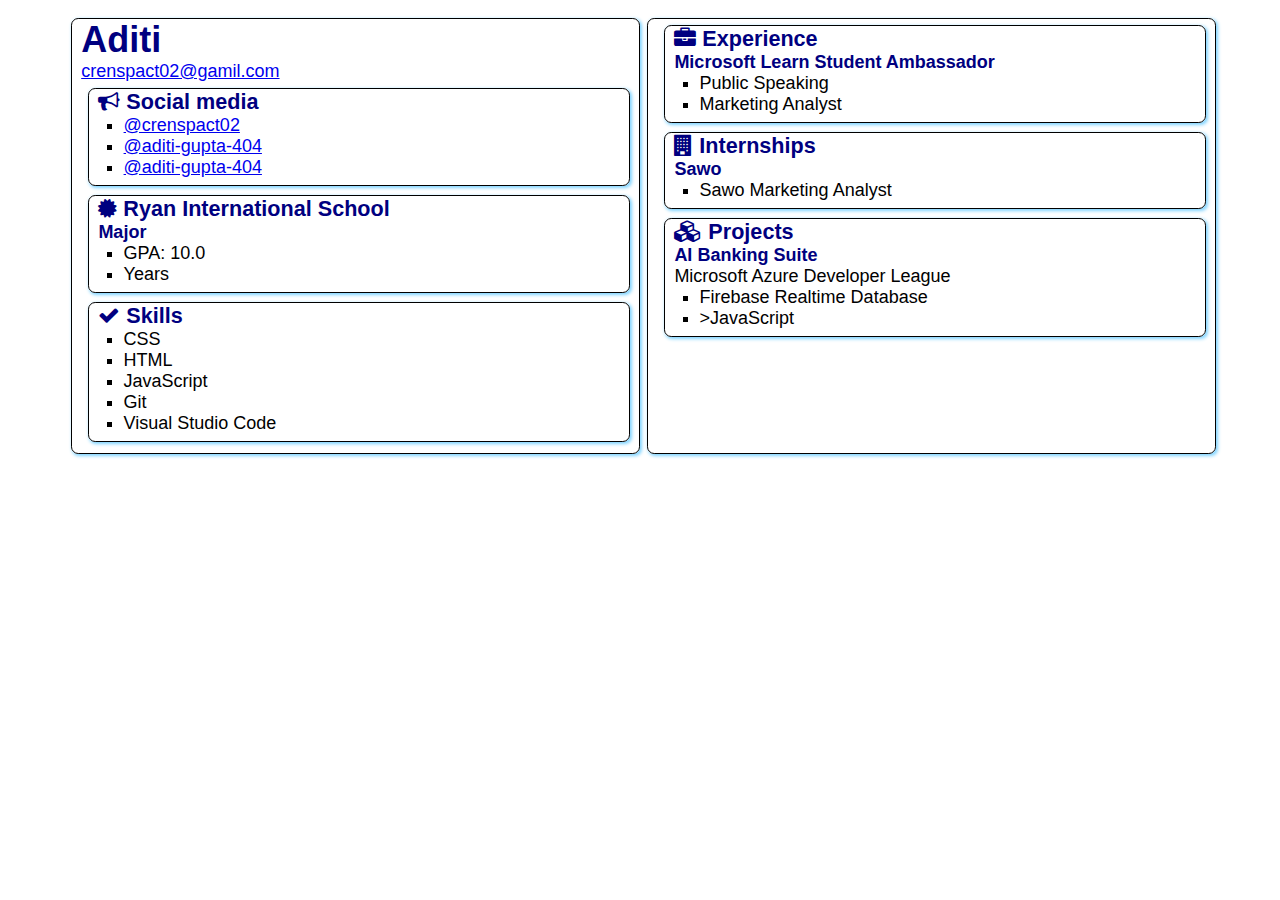
<file: src/index.html>
<!DOCTYPE html>
<html lang="en">
<head>
    <meta charset="UTF-8">
    <meta http-equiv="X-UA-Compatible" content="IE=edge">
    <meta name="viewport" content="width=device-width, initial-scale=1.0">
    <title>Resume</title>

    <link rel="stylesheet" href="style.css">
    <link rel="stylesheet" href="https://cdnjs.cloudflare.com/ajax/libs/font-awesome/4.7.0/css/font-awesome.min.css">
</head>
<body>
    <main>
        <article class="box">
            <h1>Aditi</h1>
            <div><a href="mailto:crenspact02@gamil.com">crenspact02@gamil.com</a></div>
            
            <section class="box">
                <h2>
                    <i class="fa fa-bullhorn" aria-hidden="true"></i>
                    Social media
                </h2>
                <ul>
                    <li><a href="https://github.com/<handle>">@crenspact02</a></li>
                    <li><a href="https://linkedin.com/in/<handle>">@aditi-gupta-404</a></li>
                    <li><a href="https://twitter.com/<handle>">@aditi-gupta-404</a></li>
                </ul>    
            </section>
            
            <section class="box">
                <div class="education">
                    <h2>
                        <i class="fa fa-certificate" aria-hidden="true"></i>
                        Ryan International School
                    </h2>
                    <h3>Major</h3>
                    <ul>
                        <li>GPA: 10.0</li>
                        <li>Years</li>
                    </ul>
                </div>
            </section>

            <section class="box">
                <h2>
                    <i class="fa fa-check" aria-hidden="true"></i>
                    Skills
                </h2>
                <ul>
                    <li>CSS</li>
                    <li>HTML</li>
                    <li>JavaScript</li>
                    <li>Git</li>
                    <li>Visual Studio Code</li>
                </ul>
            </section>
        </article>
        <article class="box">
            <section class="box">
                <h2>
                    <i class="fa fa-briefcase" aria-hidden="true"></i>
                    Experience
                </h2>
                <h3>Microsoft Learn Student Ambassador</h3>
                <ul>
                    <li>Public Speaking</li>
                    <li>Marketing Analyst</li>
                </ul>
            </section>
            <section class="box">
                <h2>
                    <i class="fa fa-building" aria-hidden="true"></i>
                    Internships
                </h2>

                <h3>Sawo</h3>
                <ul>
                    <li>Sawo Marketing Analyst</li>
                </ul>
            </section>
            <section class="box">
                <h2>
                    <i class="fa fa-cubes" aria-hidden="true"></i>
                    Projects
                </h2>
                
                <h3>AI Banking Suite</h3>
                <div>Microsoft Azure Developer League</div>
                <ul>
                    <li>Firebase Realtime Database</li>
                    <li>>JavaScript</li>
                </ul>
            </section>
        </article>
    
    </main>
</body>
</html>
</file>
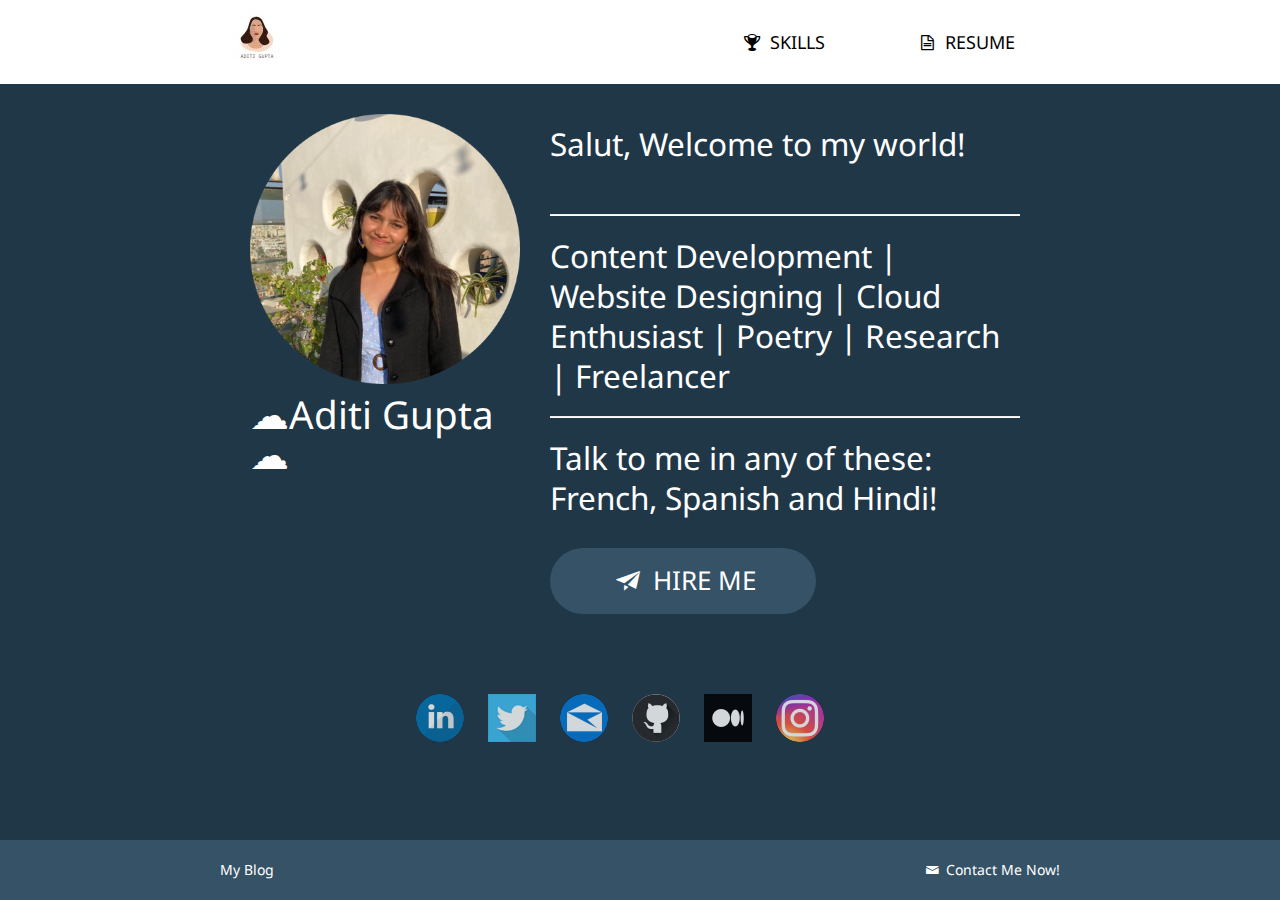
<file: Portfolio_web/mini-portfolio/index.html>
<!DOCTYPE html>
<html lang="en">
<head>
<title>Aditi's World</title>
<meta charset="utf-8">
<meta name="viewport" content="width=device-width, initial-scale=1.0">
<meta property="og:image"
content="user.png"
/>
<meta property="og:title" content="Aditi Gupta" />
<meta property="og:description" content="Portfolio of Aditi Gupta" />
<link rel="shortcut icon" href="user.ico" />
<link href="css/bootstrap.css" rel="stylesheet">
<link href="css/style.css" rel="stylesheet">
<link href="font/css/fontello.css" rel="stylesheet">
<link href='http://fonts.googleapis.com/css?family=Droid+Sans:400,700' rel='stylesheet' type='text/css'>
</head>
<body>
<div class="navbar">
  <div class="navbar-inner">
    <div class="container"> <a class="btn btn-navbar" data-toggle="collapse" data-target=".nav-collapse"> <span class="icon-bar"></span> <span class="icon-bar"></span> <span class="icon-bar"></span> </a> <a class="brand" href="index.html"><img src="img/user.jpg" alt=""></a>
      <ul class="nav nav-collapse pull-right">
        <!--<li><a href="index.html" class="active"><i class="icon-user"></i> Profile</a></li>-->
        <li><a href="skills.html"><i class="icon-trophy"></i> Skills</a></li>
        <!--<li><a href="work.html"><i class="icon-picture"></i> Work</a></li>-->
        <li><a href="resume.html"><i class="icon-doc-text"></i> Resume</a></li>
      </ul>
      <div class="nav-collapse collapse"></div>
    </div>
  </div>
</div>
<div class="container profile">
  <div class="span3"> <img src="img/mini.png" alt="">   <h1>&#9729;Aditi Gupta&#9729;</h1> </div>
  <div class="span5">
   
    <h2>Salut, Welcome to my world! <br> </h2><br>
    <hr>
    <h2>Content Development | Website Designing | Cloud Enthusiast | Poetry | Research | Freelancer</h2><hr>
    <h2>Talk to me in any of these: French, Spanish and Hindi!</h2>
    <a href="https://form.jotform.com/211663978196470" class="hire-me"><i class="icon-paper-plane"></i> Hire Me </a> </div>
</div>
<div class="row social">
  <ul class="social-icons">
    <li><a href="https://www.linkedin.com/in/aditi-gupta-404/"><img src="img/fb.png" alt="Linkedin"></a></li>
    <li><a href="https://twitter.com/adistrian_"><img src="img/tw.png" alt="Twitter"></a></li>
    <li><a href="mailto: [crenspact02@gmail.com]?subject= &body="><img src="img/go.png" alt="Mail"></a></li>
    <li><a href="https://github.com/crenspact02"><img src="img/pin.png" alt="Github"></a></li>
    <li><a href="https://medium.com/@adistrian"><img src="img/st.png" alt="Medium"></a></li>
    <li><a href="https://www.instagram.com/blazing_whodunit/"><img src="img/dr.png" alt="Instagram"></a></li>
  </ul>
</div>
<div class="footer" href="css/bootstrap-responsive.css" rel="stylesheet" type="text/css">
  <div class="container">
    <p class="pull-left"><a href="http://aditempt.blogspot.com/">My Blog</a></p>
    <p class="pull-right"><a href="https://form.jotform.com/211663978196470" role="button" data-toggle="modal"> <i class="icon-mail"></i> Contact Me Now!</a></p>
  </div>
</div>
<!--<div id="myModal" class="modal hide fade" tabindex="-1" role="dialog" aria-labelledby="myModalLabel" aria-hidden="true">
  <div class="modal-header">
    <button type="button" class="close" data-dismiss="modal" aria-hidden="true">×</button>
    <h3 id="myModalLabel"><i class="icon-mail"></i> Contact Me</h3>
  </div>
  <div class="modal-body">
    <form action="#">
      <input type="text" placeholder="Yopur Name">
      <input type="text" placeholder="Your Email">
      <input type="text" placeholder="Website (Optional)">
      <textarea rows="3" style="width:80%"></textarea>
      <br>
      <button type="submit" class="btn btn-large"><i class="icon-paper-plane"></i> SUBMIT</button>
    </form>
  </div>
</div>-->
<script src="js/jquery-1.10.1.min.js"></script>
<script src="js/bootstrap.min.js"></script>
<script>
$('#myModal').modal('hidden')
</script>
</body>
</html>
</file>
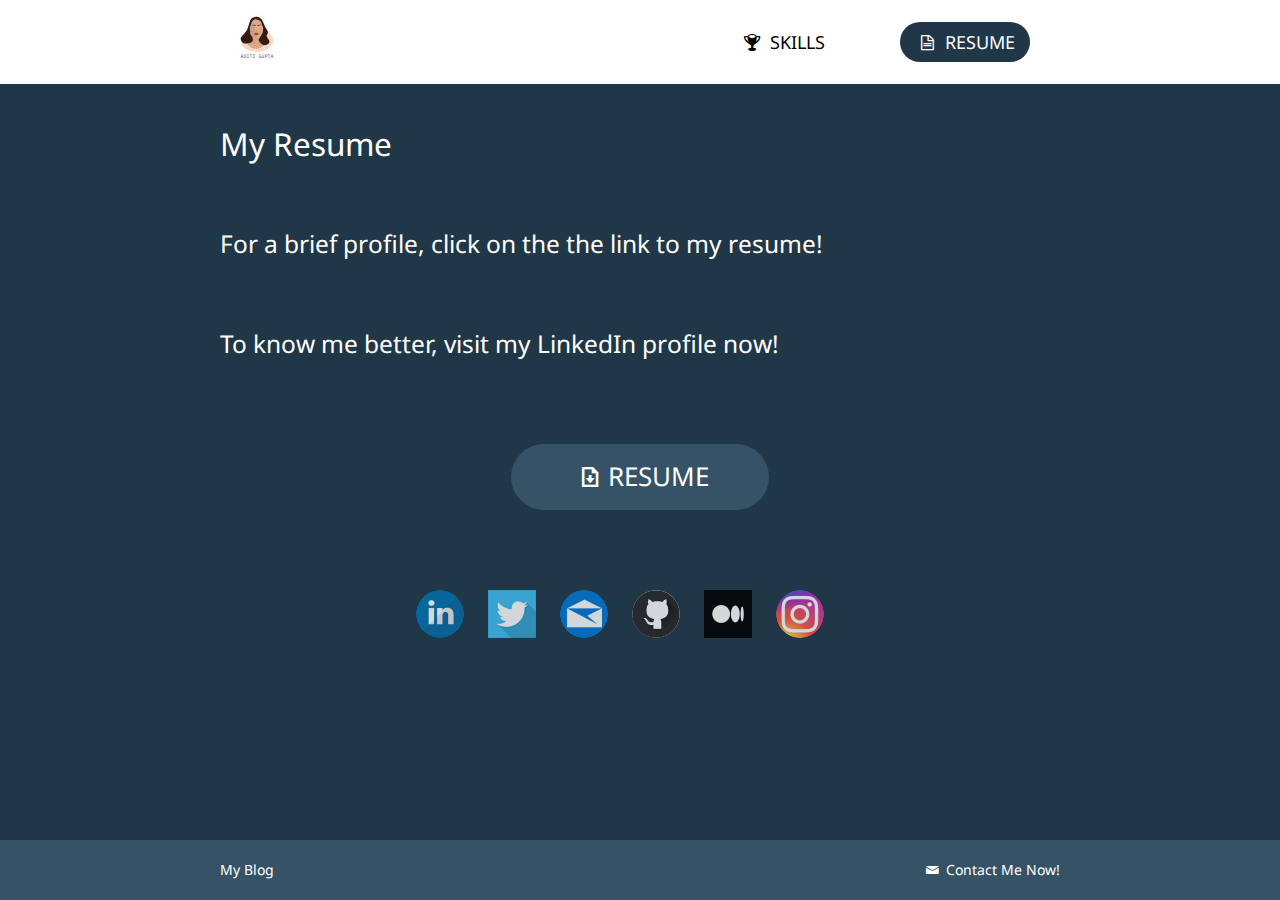
<file: Portfolio_web/mini-portfolio/resume.html>
<!DOCTYPE html>
<html lang="en">
<head>
<title>Resume</title>
<meta charset="utf-8">
<meta name="description" content="Portfolio Aditi Gupta"/>
<link rel="shortcut icon" href="user.ico" />
<meta name="viewport" content="width=device-width, initial-scale=1.0">
<link href="css/bootstrap.css" rel="stylesheet">
<link href="css/style.css" rel="stylesheet">
<link href="font/css/fontello.css" rel="stylesheet">
<meta
    property="og:image"
    content="user.png"
  />
<meta property="og:title" content="Aditi Gupta" />
<meta property="og:description" content="Portfolio of Aditi Gupta" />
<link href='http://fonts.googleapis.com/css?family=Droid+Sans:400,700' rel='stylesheet' type='text/css'>
</head>
<body>
<div class="navbar">
  <div class="navbar-inner">
    <div class="container"> <a class="btn btn-navbar" data-toggle="collapse" data-target=".nav-collapse"> <span class="icon-bar"></span> <span class="icon-bar"></span> <span class="icon-bar"></span> </a> <a class="brand" href="index.html"><img src="img/user.jpg" alt=""></a>
      <ul class="nav nav-collapse pull-right">
        <!--<li><a href="index.html"><i class="icon-user"></i> Profile</a></li>-->
        <li><a href="skills.html"><i class="icon-trophy"></i> Skills</a></li>
        <!--<li><a href="work.html"><i class="icon-picture"></i> Work</a></li>-->
        <li><a href="resume.html" class="active"><i class="icon-doc-text"></i> Resume</a></li>
      </ul>
      <div class="nav-collapse collapse"></div>
    </div>
  </div>
</div>
<div class="container resume">
  <h2>My Resume</h2>
  <h3>For a brief profile, click on the the link to my resume!</h3>
  <h3>To know me better, visit my LinkedIn profile now!</h3>
  <div class="btn-center"> <a href="https://drive.google.com/file/d/1ef_mFZRIK9aasjS2XIDXv0arQ552FPb2/view?usp=sharing" class="hire-me"><i class="icon-download"></i>Resume</a>
    
  </div>
</div>
<div class="row social">
  <ul class="social-icons">
    <li><a href="https://www.linkedin.com/in/aditi-gupta-404/"><img src="img/fb.png" alt=""></a></li>
    <li><a href="https://twitter.com/adistrian_"><img src="img/tw.png" alt=""></a></li>
    <li><a href="mailto: [crenspact02@gmail.com]?subject= &body="><img src="img/go.png" alt=""></a></li>
    <li><a href="https://github.com/crenspact02"><img src="img/pin.png" alt=""></a></li>
    <li><a href="https://medium.com/@adistrian"><img src="img/st.png" alt=""></a></li>
    <li><a href="https://www.instagram.com/blazing_whodunit/"><img src="img/dr.png" alt=""></a></li>
  </ul>
</div>
<div class="footer">
  <div class="container">
    <p class="pull-left"><a href="http://aditempt.blogspot.com/">My Blog</a></p>
    <p class="pull-right"><a href="https://form.jotform.com/211663978196470" role="button" data-toggle="modal"> <i class="icon-mail"></i> Contact Me Now!</a></p>
  </div>
</div>
<div id="myModal" class="modal hide fade" tabindex="-1" role="dialog" aria-labelledby="myModalLabel" aria-hidden="true">
  <div class="modal-header">
    <button type="button" class="close" data-dismiss="modal" aria-hidden="true">×</button>
    <h3 id="myModalLabel"><i class="icon-mail"></i> Contact Me</h3>
  </div>
  <!--<div class="modal-body">
    <form action="#">
      <input type="text" placeholder="Yopur Name">
      <input type="text" placeholder="Your Email">
      <input type="text" placeholder="Website (Optional)">
      <textarea rows="3" style="width:80%"></textarea>
      <br>
      <button type="submit" class="btn btn-large"><i class="icon-paper-plane"></i> SUBMIT</button>
    </form>
  </div>-->
</div>
<script src="js/jquery-1.10.1.min.js"></script>
<script src="js/bootstrap.min.js"></script>
<script>
$('#myModal').modal('hidden')
</script>
</body>
</html>
</file>
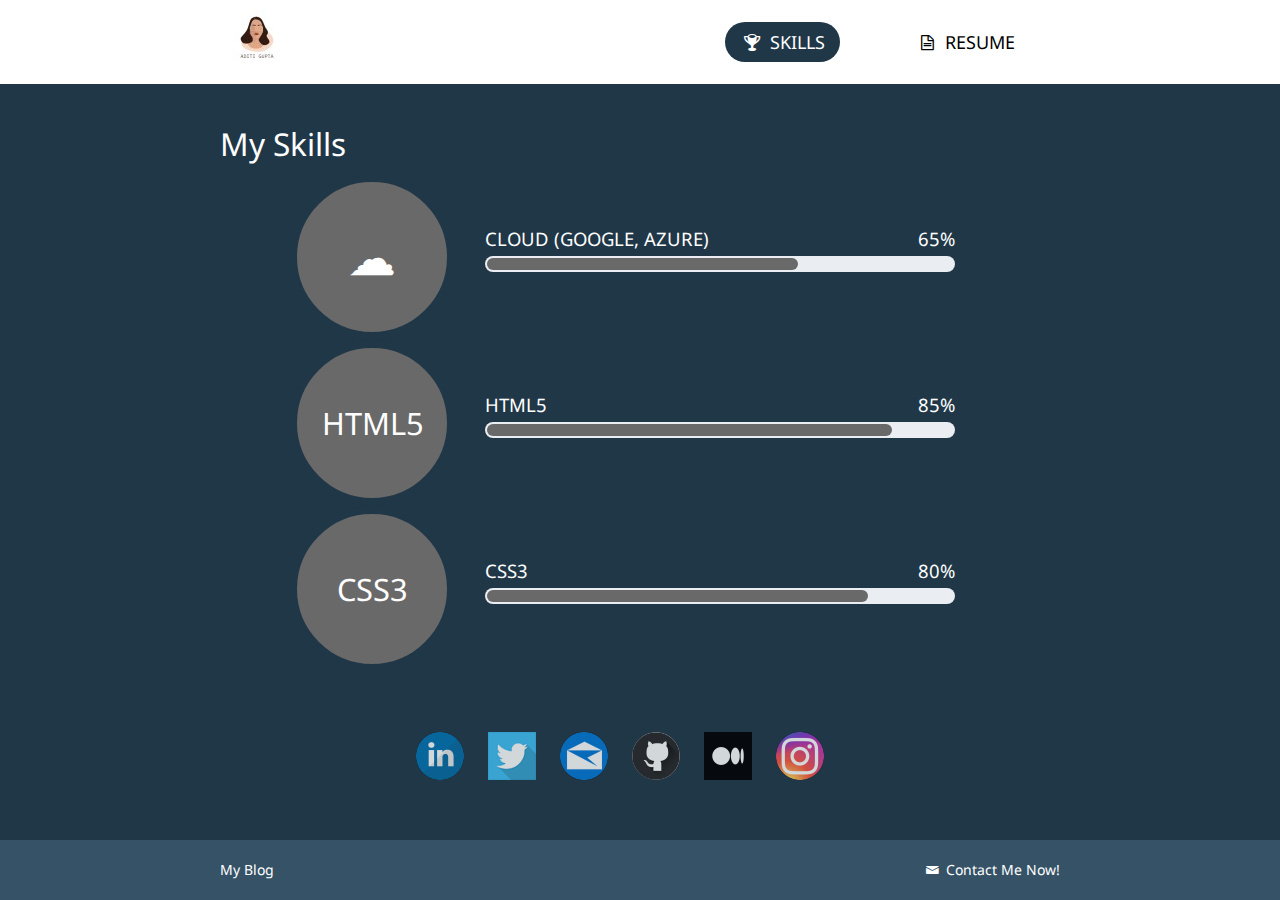
<file: Portfolio_web/mini-portfolio/skills.html>
<!DOCTYPE html>
<html lang="en">
<head>
<title>Skills</title>
<meta charset="utf-8">
<meta name="viewport" content="width=device-width, initial-scale=1.0">
<meta property="og:image"
content="user.png"
/>
<meta property="og:title" content="Aditi Gupta" />
<meta property="og:description" content="Portfolio of Aditi Gupta" />
<link rel="shortcut icon" href="user.ico" />
<link href="css/bootstrap.css" rel="stylesheet">
<link href="css/style.css" rel="stylesheet">
<link href="font/css/fontello.css" rel="stylesheet">
<link href='http://fonts.googleapis.com/css?family=Droid+Sans:400,700' rel='stylesheet' type='text/css'>
</head>
<body>
<div class="navbar">
  <div class="navbar-inner">
    <div class="container"> <a class="btn btn-navbar" data-toggle="collapse" data-target=".nav-collapse"> <span class="icon-bar"></span> <span class="icon-bar"></span> <span class="icon-bar"></span> </a> <a class="brand" href="index.html"><img src="img/user.jpg" alt=""></a>
      <ul class="nav nav-collapse pull-right">
        <!--<li><a href="index.html"><i class="icon-user"></i> Profile</a></li>-->
        <li><a href="skills.html" class="active"><i class="icon-trophy"></i> Skills</a></li>
        <!--<li><a href="work.html"><i class="icon-picture"></i> Work</a></li>-->
        <li><a href="resume.html"><i class="icon-doc-text"></i> Resume</a></li>
      </ul>
      <div class="nav-collapse collapse"></div>
    </div>
  </div>
</div>
<div class="container skills">
  <h2>My Skills</h2>
  <!--<div class="row">-->
    <!--<div class="span3">
      <div class="ps">
        <h3></h3>
      </div>
    </div>
    <div class="span5">
      <h3>Photoshop <span>90%</span></h3>
      <div class="expand-bg"> <span class="expand ps2"> &nbsp; </span> </div>
    </div>
  </div>-->
  <div class="row">
    <div class="span3">
      <div class="ai">
        <h3><a href="https://google.qwiklabs.com/public_profiles/26558b46-4328-4dd3-b59f-442368e1f3c6">&#9729;</a></h3>
      </div>
    </div>
    <div class="span5">
      <h3>Cloud (Google, Azure) <span>65%</span></h3>
      <div class="expand-bg"> <span class="expand ai2"> &nbsp; </span> </div>
    </div>
  </div>
  <div class="row">
    <div class="span3">
      <div class="html">
        <h3>HTML5</h3>
      </div>
    </div>
    <div class="span5">
      <h3>HTML5 <span>85%</span></h3>
      <div class="expand-bg"> <span class="expand html2"> &nbsp; </span> </div>
    </div>
  </div>
  <div class="row">
    <div class="span3">
      <div class="css">
        <h3>CSS3</h3>
      </div>
    </div>
    <div class="span5">
      <h3>CSS3 <span>80%</span></h3>
      <div class="expand-bg"> <span class="expand css2"> &nbsp; </span> </div>
    </div>
  </div>
</div>
<div class="row social">
  <ul class="social-icons">
    <li><a href="https://www.linkedin.com/in/aditi-gupta-404/"><img src="img/fb.png" alt=""></a></li>
    <li><a href="https://twitter.com/adistrian_"><img src="img/tw.png" alt=""></a></li>
    <li><a href="mailto: [crenspact02@gmail.com]?subject= &body="><img src="img/go.png" alt=""></a></li>
    <li><a href="https://github.com/crenspact02"><img src="img/pin.png" alt=""></a></li>
    <li><a href="https://medium.com/@adistrian"><img src="img/st.png" alt=""></a></li>
    <li><a href="https://www.instagram.com/blazing_whodunit/"><img src="img/dr.png" alt=""></a></li>
  </ul>
</div>
<div class="footer">
  <div class="container">
    <p class="pull-left"><a href="http://aditempt.blogspot.com/">My Blog</a></p>
    <p class="pull-right"><a href="https://form.jotform.com/211663978196470" role="button" data-toggle="modal"> <i class="icon-mail"></i> Contact Me Now!</a></p>
  </div>
</div>
<div id="myModal" class="modal hide fade" tabindex="-1" role="dialog" aria-labelledby="myModalLabel" aria-hidden="true">
  <div class="modal-header">
    <button type="button" class="close" data-dismiss="modal" aria-hidden="true">×</button>
    <h3 id="myModalLabel"><i class="icon-mail"></i> Contact Me</h3>
  </div>
  <!--<div class="modal-body">
    <form action="#">
      <input type="text" placeholder="Yopur Name">
      <input type="text" placeholder="Your Email">
      <input type="text" placeholder="Website (Optional)">
      <textarea rows="3" style="width:80%"></textarea>
      <br>
      <button type="submit" class="btn btn-large"><i class="icon-paper-plane"></i> SUBMIT</button>
    </form>
  </div>-->
</div>
<script src="js/jquery-1.10.1.min.js"></script>
<script src="js/bootstrap.min.js"></script>
<script>
$('#myModal').modal('hidden')
</script>
</body>
</html>
</file>
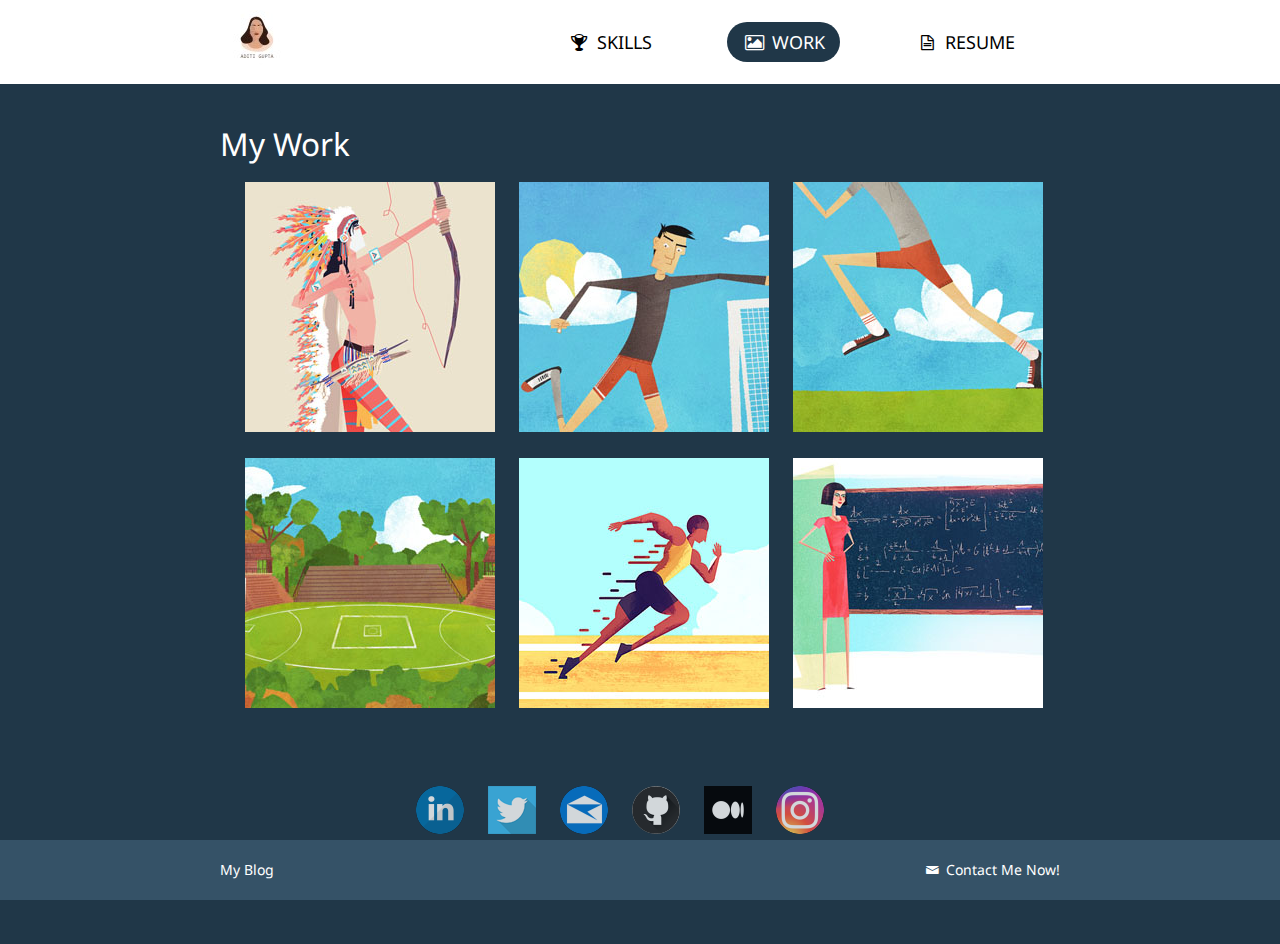
<file: Portfolio_web/mini-portfolio/work.html>
<!DOCTYPE html>
<html lang="en">
<head>
<title>Mini Portfolio | Work</title>
<meta charset="utf-8">
<meta name="viewport" content="width=device-width, initial-scale=1.0">
<link href="css/bootstrap.css" rel="stylesheet">
<link href="css/style.css" rel="stylesheet">
<link href="font/css/fontello.css" rel="stylesheet">
<link href='http://fonts.googleapis.com/css?family=Droid+Sans:400,700' rel='stylesheet' type='text/css'>
<link rel="stylesheet" type="text/css" href="css/jquery.fancybox.css" media="screen">
</head>
<body>
<div class="navbar">
  <div class="navbar-inner">
    <div class="container"> <a class="btn btn-navbar" data-toggle="collapse" data-target=".nav-collapse"> <span class="icon-bar"></span> <span class="icon-bar"></span> <span class="icon-bar"></span> </a> <a class="brand" href="index.html"><img src="img/user.jpg" alt=""></a>
      <ul class="nav nav-collapse pull-right">
        <!--<li><a href="index.html"><i class="icon-user"></i> Profile</a></li>-->
        <li><a href="skills.html"><i class="icon-trophy"></i> Skills</a></li>
        <li><a href="work.html" class="active"><i class="icon-picture"></i> Work</a></li>
        <li><a href="resume.html"><i class="icon-doc-text"></i> Resume</a></li>
      </ul>
      <div class="nav-collapse collapse"></div>
    </div>
  </div>
</div>
<div class="container work">
  <h2>My Work</h2>
  <ul class="work-images">
    <li>
      <div><a class="fancybox-thumb" rel="fancybox-thumb" href="img/1.jpg" title="Image 01"><img src="img/1-thumb.jpg" alt=""></a></div>
    </li>
    <li>
      <div><a class="fancybox-thumb" rel="fancybox-thumb" href="img/2.jpg"><img src="img/2-thumb.jpg" alt=""></a></div>
    </li>
    <li>
      <div><a class="fancybox-thumb" rel="fancybox-thumb" href="img/3.jpg"><img src="img/3-thumb.jpg" alt=""></a></div>
    </li>
  </ul>
  <ul class="work-images">
    <li>
      <div><a class="fancybox-thumb" rel="fancybox-thumb" href="img/4.jpg"><img src="img/4-thumb.jpg" alt=""></a></div>
    </li>
    <li>
      <div><a class="fancybox-thumb" rel="fancybox-thumb" href="img/5.jpg"><img src="img/5-thumb.jpg" alt=""></a></div>
    </li>
    <li>
      <div><a class="fancybox-thumb" rel="fancybox-thumb" href="img/6.jpg"><img src="img/6-thumb.jpg" alt=""></a></div>
    </li>
  </ul>
</div>
<div class="row social">
  <ul class="social-icons">
    <li><a href="https://www.linkedin.com/in/aditi-gupta-404/"><img src="img/fb.png" alt=""></a></li>
    <li><a href="#"><img src="img/tw.png" alt=""></a></li>
    <li><a href="#"><img src="img/go.png" alt=""></a></li>
    <li><a href="#"><img src="img/pin.png" alt=""></a></li>
    <li><a href="#"><img src="img/st.png" alt=""></a></li>
    <li><a href="#"><img src="img/dr.png" alt=""></a></li>
  </ul>
</div>
<div class="footer">
  <div class="container">
    <p class="pull-left"><a href="http://aditempt.blogspot.com/">My Blog</a></p>
    <p class="pull-right"><a href="https://form.jotform.com/211663978196470" role="button" data-toggle="modal"> <i class="icon-mail"></i> Contact Me Now!</a></p>
  </div>
</div>
<div id="myModal" class="modal hide fade" tabindex="-1" role="dialog" aria-labelledby="myModalLabel" aria-hidden="true">
  <div class="modal-header">
    <button type="button" class="close" data-dismiss="modal" aria-hidden="true">×</button>
    <h3 id="myModalLabel"><i class="icon-mail"></i> Contact Me</h3>
  </div>
  <!--<div class="modal-body">
    <form action="#">
      <input type="text" placeholder="Yopur Name">
      <input type="text" placeholder="Your Email">
      <input type="text" placeholder="Website (Optional)">
      <textarea rows="3" style="width:80%"></textarea>
      <br>
      <button type="submit" class="btn btn-large"><i class="icon-paper-plane"></i> SUBMIT</button>
    </form>
  </div>-->
</div>
<script src="js/jquery-1.10.1.min.js"></script>
<script src="js/bootstrap.min.js"></script>
<script>
$('#myModal').modal('hidden')
</script>
<script src="js/jquery.fancybox.js?v=2.1.5"></script>
<script>
$(document).ready(function () {
    $(".fancybox-thumb").fancybox({
        helpers: {
            title: {
                type: 'inside'
            },
            overlay: {
                css: {
                    'background': 'rgba(1,1,1,0.65)'
                }
            }
        }
    });
});
</script>
</body>
</html>
</file>
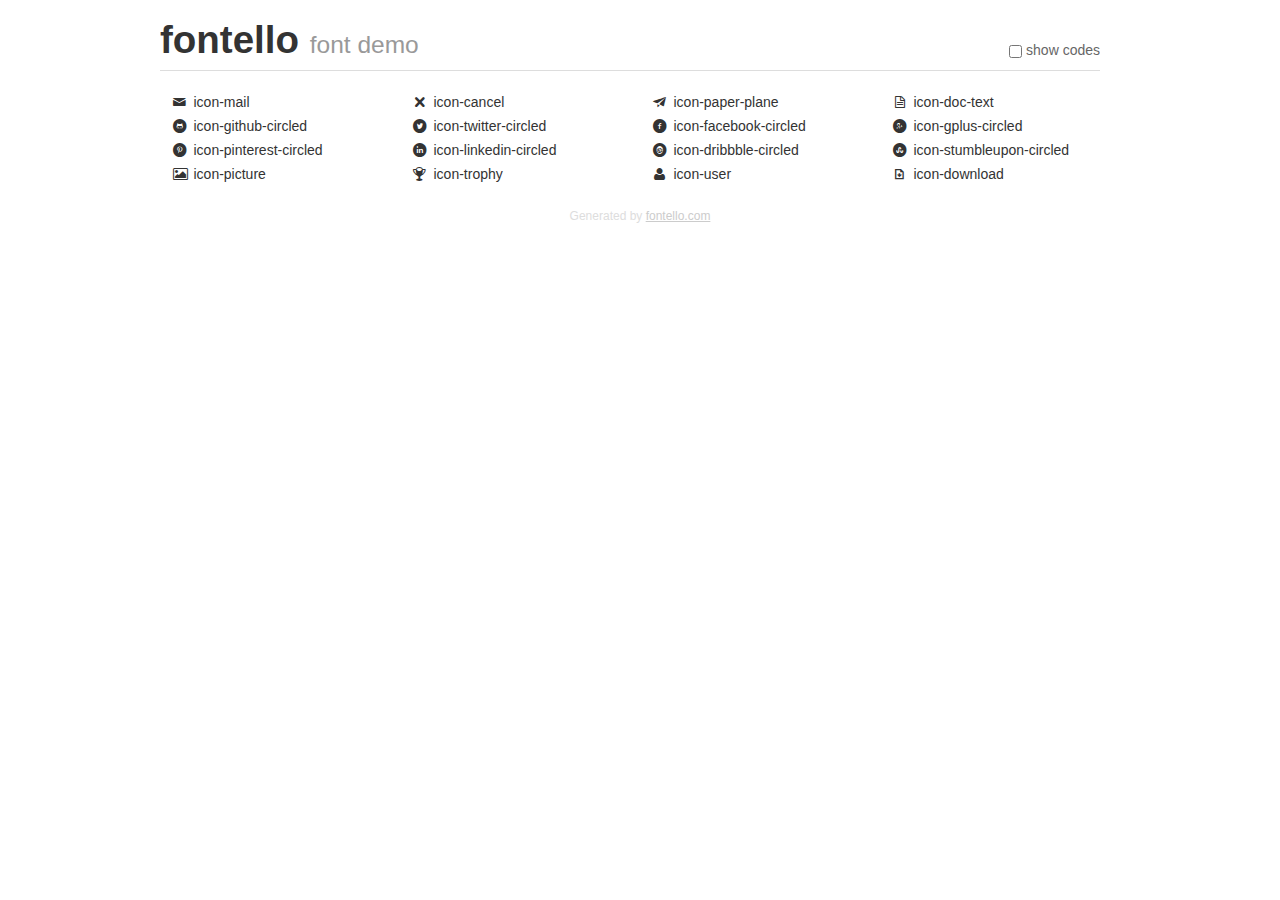
<file: Portfolio_web/mini-portfolio/font/demo.html>
<!DOCTYPE html>
<html>
  <head><!--[if lt IE 9]>
    <script src="http://html5shim.googlecode.com/svn/trunk/html5.js"></script><![endif]-->
    <meta charset="UTF-8"><style type="text/css">/*
 * Bootstrap v2.2.1
 *
 * Copyright 2012 Twitter, Inc
 * Licensed under the Apache License v2.0
 * http://www.apache.org/licenses/LICENSE-2.0
 *
 * Designed and built with all the love in the world @twitter by @mdo and @fat.
 */
.clearfix {
  *zoom: 1;
}
.clearfix:before,
.clearfix:after {
  display: table;
  content: "";
  line-height: 0;
}
.clearfix:after {
  clear: both;
}
html {
  font-size: 100%;
  -webkit-text-size-adjust: 100%;
  -ms-text-size-adjust: 100%;
}
a:focus {
  outline: thin dotted #333;
  outline: 5px auto -webkit-focus-ring-color;
  outline-offset: -2px;
}
a:hover,
a:active {
  outline: 0;
}
button,
input,
select,
textarea {
  margin: 0;
  font-size: 100%;
  vertical-align: middle;
}
button,
input {
  *overflow: visible;
  line-height: normal;
}
button::-moz-focus-inner,
input::-moz-focus-inner {
  padding: 0;
  border: 0;
}
body {
  margin: 0;
  font-family: "Helvetica Neue", Helvetica, Arial, sans-serif;
  font-size: 14px;
  line-height: 20px;
  color: #333;
  background-color: #fff;
}
a {
  color: #08c;
  text-decoration: none;
}
a:hover {
  color: #005580;
  text-decoration: underline;
}
.row {
  margin-left: -20px;
  *zoom: 1;
}
.row:before,
.row:after {
  display: table;
  content: "";
  line-height: 0;
}
.row:after {
  clear: both;
}
[class*="span"] {
  float: left;
  min-height: 1px;
  margin-left: 20px;
}
.container,
.navbar-static-top .container,
.navbar-fixed-top .container,
.navbar-fixed-bottom .container {
  width: 940px;
}
.span12 {
  width: 940px;
}
.span11 {
  width: 860px;
}
.span10 {
  width: 780px;
}
.span9 {
  width: 700px;
}
.span8 {
  width: 620px;
}
.span7 {
  width: 540px;
}
.span6 {
  width: 460px;
}
.span5 {
  width: 380px;
}
.span4 {
  width: 300px;
}
.span3 {
  width: 220px;
}
.span2 {
  width: 140px;
}
.span1 {
  width: 60px;
}
[class*="span"].pull-right,
.row-fluid [class*="span"].pull-right {
  float: right;
}
.container {
  margin-right: auto;
  margin-left: auto;
  *zoom: 1;
}
.container:before,
.container:after {
  display: table;
  content: "";
  line-height: 0;
}
.container:after {
  clear: both;
}
p {
  margin: 0 0 10px;
}
.lead {
  margin-bottom: 20px;
  font-size: 21px;
  font-weight: 200;
  line-height: 30px;
}
small {
  font-size: 85%;
}
h1 {
  margin: 10px 0;
  font-family: inherit;
  font-weight: bold;
  line-height: 20px;
  color: inherit;
  text-rendering: optimizelegibility;
}
h1 small {
  font-weight: normal;
  line-height: 1;
  color: #999;
}
h1 {
  line-height: 40px;
}
h1 {
  font-size: 38.5px;
}
h1 small {
  font-size: 24.5px;
}
body {
  margin-top: 90px;
}
.header {
  position: fixed;
  top: 0;
  left: 50%;
  margin-left: -480px;
  background-color: #fff;
  border-bottom: 1px solid #ddd;
  padding-top: 10px;
  z-index: 10;
}
.footer {
  color: #ddd;
  font-size: 12px;
  text-align: center;
  margin-top: 20px;
}
.footer a {
  color: #ccc;
  text-decoration: underline;
}
.the-icons {
  font-size: 14px;
  line-height: 24px;
}
.switch {
  position: absolute;
  right: 0;
  bottom: 10px;
  color: #666;
}
.switch input {
  margin-right: 0.3em;
}
.codesOn .i-name {
  display: none;
}
.codesOn .i-code {
  display: inline;
}
.i-code {
  display: none;
}
</style>
    <link rel="stylesheet" href="css/fontello.css">
    <link rel="stylesheet" href="css/animation.css"><!--[if IE 7]>
    <link rel="stylesheet" href="css/fontello-ie7.css"><![endif]-->
    <script>
      function toggleCodes(on) {
        var obj = document.getElementById('icons');
        
        if (on) {
          obj.className += ' codesOn';
        } else {
          obj.className = obj.className.replace(' codesOn', '');
        }
      }
      
    </script>
  </head>
  <body>
    <div class="container header">
      <h1>
        fontello
         <small>font demo</small>
      </h1>
      <label class="switch">
        <input type="checkbox" onclick="toggleCodes(this.checked)">show codes
      </label>
    </div>
    <div id="icons" class="container">
      <div class="row">
        <div title="Code: 0xe806" class="the-icons span3"><i class="icon-mail"></i> <span class="i-name">icon-mail</span><span class="i-code">0xe806</span></div>
        <div title="Code: 0xe80f" class="the-icons span3"><i class="icon-cancel"></i> <span class="i-name">icon-cancel</span><span class="i-code">0xe80f</span></div>
        <div title="Code: 0xe804" class="the-icons span3"><i class="icon-paper-plane"></i> <span class="i-name">icon-paper-plane</span><span class="i-code">0xe804</span></div>
        <div title="Code: 0xe803" class="the-icons span3"><i class="icon-doc-text"></i> <span class="i-name">icon-doc-text</span><span class="i-code">0xe803</span></div>
      </div>
      <div class="row">
        <div title="Code: 0xe80e" class="the-icons span3"><i class="icon-github-circled"></i> <span class="i-name">icon-github-circled</span><span class="i-code">0xe80e</span></div>
        <div title="Code: 0xe808" class="the-icons span3"><i class="icon-twitter-circled"></i> <span class="i-name">icon-twitter-circled</span><span class="i-code">0xe808</span></div>
        <div title="Code: 0xe807" class="the-icons span3"><i class="icon-facebook-circled"></i> <span class="i-name">icon-facebook-circled</span><span class="i-code">0xe807</span></div>
        <div title="Code: 0xe809" class="the-icons span3"><i class="icon-gplus-circled"></i> <span class="i-name">icon-gplus-circled</span><span class="i-code">0xe809</span></div>
      </div>
      <div class="row">
        <div title="Code: 0xe80a" class="the-icons span3"><i class="icon-pinterest-circled"></i> <span class="i-name">icon-pinterest-circled</span><span class="i-code">0xe80a</span></div>
        <div title="Code: 0xe80b" class="the-icons span3"><i class="icon-linkedin-circled"></i> <span class="i-name">icon-linkedin-circled</span><span class="i-code">0xe80b</span></div>
        <div title="Code: 0xe80c" class="the-icons span3"><i class="icon-dribbble-circled"></i> <span class="i-name">icon-dribbble-circled</span><span class="i-code">0xe80c</span></div>
        <div title="Code: 0xe80d" class="the-icons span3"><i class="icon-stumbleupon-circled"></i> <span class="i-name">icon-stumbleupon-circled</span><span class="i-code">0xe80d</span></div>
      </div>
      <div class="row">
        <div title="Code: 0xe802" class="the-icons span3"><i class="icon-picture"></i> <span class="i-name">icon-picture</span><span class="i-code">0xe802</span></div>
        <div title="Code: 0xe801" class="the-icons span3"><i class="icon-trophy"></i> <span class="i-name">icon-trophy</span><span class="i-code">0xe801</span></div>
        <div title="Code: 0xe800" class="the-icons span3"><i class="icon-user"></i> <span class="i-name">icon-user</span><span class="i-code">0xe800</span></div>
        <div title="Code: 0xe805" class="the-icons span3"><i class="icon-download"></i> <span class="i-name">icon-download</span><span class="i-code">0xe805</span></div>
      </div>
    </div>
    <div class="container footer">Generated by <a href="http://fontello.com">fontello.com</a></div>
  </body>
</html>
</file>
<file: src/style.css>
body {
    font-family: 'Segoe UI', Tahoma, Geneva, Verdana, sans-serif;
    font-size: 18px;
    margin: 1% 5%;
    background-color:E6F7FF;
}

main {
    display: grid;
    grid-template-columns: 50% 50%;
}


.box {
    box-shadow: .1em .1em .2em #80D4FF;
    border-radius: .4em;
    border-width: .01em;
    border-style: solid;
    margin-left: .4em;
    padding: .0em .5em .1em .5em;
    margin-bottom: .5em;
    margin-top: .3em;
}

h1 {
    color: navy;
    margin: 0em;
    display: block;
}

h2 {
    color: navy;
    font-size: 1.2em;
    margin: 0em;
}

h3 {
    color: navy;
    font-size: 1em;
    margin: 0em;
}

ul {
    margin: 0em 0em .3em 0em;
    list-style-type: square;
    padding-left: 1.4em;
}
</file>
<file: Portfolio_web/mini-portfolio/font/css/fontello.css>
@font-face {
  font-family: 'fontello';
  src: url('../font/fontello.eot?87773380');
  src: url('../font/fontello.eot?87773380#iefix') format('embedded-opentype'),
       url('../font/fontello.woff?87773380') format('woff'),
       url('../font/fontello.ttf?87773380') format('truetype'),
       url('../font/fontello.svg?87773380#fontello') format('svg');
  font-weight: normal;
  font-style: normal;
}
/* Chrome hack: SVG is rendered more smooth in Windozze. 100% magic, uncomment if you need it. */
/* Note, that will break hinting! In other OS-es font will be not as sharp as it could be */
/*
@media screen and (-webkit-min-device-pixel-ratio:0) {
  @font-face {
    font-family: 'fontello';
    src: url('../font/fontello.svg?87773380#fontello') format('svg');
  }
}
*/
 
 [class^="icon-"]:before, [class*=" icon-"]:before {
  font-family: "fontello";
  font-style: normal;
  font-weight: normal;
  speak: none;
 
  display: inline-block;
  text-decoration: inherit;
  width: 1em;
  margin-right: .2em;
  text-align: center;
  /* opacity: .8; */
 
  /* For safety - reset parent styles, that can break glyph codes*/
  font-variant: normal;
  text-transform: none;
     
  /* fix buttons height, for twitter bootstrap */
  line-height: 1em;
 
  /* Animation center compensation - margins should be symmetric */
  /* remove if not needed */
  margin-left: .2em;
 
  /* you can be more comfortable with increased icons size */
  /* font-size: 120%; */
 
  /* Uncomment for 3D effect */
  /* text-shadow: 1px 1px 1px rgba(127, 127, 127, 0.3); */
}
 
.icon-mail:before { content: '\e806'; } /* '' */
.icon-cancel:before { content: '\e80f'; } /* '' */
.icon-paper-plane:before { content: '\e804'; } /* '' */
.icon-doc-text:before { content: '\e803'; } /* '' */
.icon-github-circled:before { content: '\e80e'; } /* '' */
.icon-twitter-circled:before { content: '\e808'; } /* '' */
.icon-facebook-circled:before { content: '\e807'; } /* '' */
.icon-gplus-circled:before { content: '\e809'; } /* '' */
.icon-pinterest-circled:before { content: '\e80a'; } /* '' */
.icon-linkedin-circled:before { content: '\e80b'; } /* '' */
.icon-dribbble-circled:before { content: '\e80c'; } /* '' */
.icon-stumbleupon-circled:before { content: '\e80d'; } /* '' */
.icon-picture:before { content: '\e802'; } /* '' */
.icon-trophy:before { content: '\e801'; } /* '' */
.icon-user:before { content: '\e800'; } /* '' */
.icon-download:before { content: '\e805'; } /* '' */
</file>
<file: Portfolio_web/mini-portfolio/font/css/fontello-ie7.css>
[class^="icon-"], [class*=" icon-"] {
  font-family: 'fontello';
  font-style: normal;
  font-weight: normal;
 
  /* fix buttons height */
  line-height: 1em;
 
  /* you can be more comfortable with increased icons size */
  /* font-size: 120%; */
}
 
.icon-mail { *zoom: expression( this.runtimeStyle['zoom'] = '1', this.innerHTML = '&#xe806;&nbsp;'); }
.icon-cancel { *zoom: expression( this.runtimeStyle['zoom'] = '1', this.innerHTML = '&#xe80f;&nbsp;'); }
.icon-paper-plane { *zoom: expression( this.runtimeStyle['zoom'] = '1', this.innerHTML = '&#xe804;&nbsp;'); }
.icon-doc-text { *zoom: expression( this.runtimeStyle['zoom'] = '1', this.innerHTML = '&#xe803;&nbsp;'); }
.icon-github-circled { *zoom: expression( this.runtimeStyle['zoom'] = '1', this.innerHTML = '&#xe80e;&nbsp;'); }
.icon-twitter-circled { *zoom: expression( this.runtimeStyle['zoom'] = '1', this.innerHTML = '&#xe808;&nbsp;'); }
.icon-facebook-circled { *zoom: expression( this.runtimeStyle['zoom'] = '1', this.innerHTML = '&#xe807;&nbsp;'); }
.icon-gplus-circled { *zoom: expression( this.runtimeStyle['zoom'] = '1', this.innerHTML = '&#xe809;&nbsp;'); }
.icon-pinterest-circled { *zoom: expression( this.runtimeStyle['zoom'] = '1', this.innerHTML = '&#xe80a;&nbsp;'); }
.icon-linkedin-circled { *zoom: expression( this.runtimeStyle['zoom'] = '1', this.innerHTML = '&#xe80b;&nbsp;'); }
.icon-dribbble-circled { *zoom: expression( this.runtimeStyle['zoom'] = '1', this.innerHTML = '&#xe80c;&nbsp;'); }
.icon-stumbleupon-circled { *zoom: expression( this.runtimeStyle['zoom'] = '1', this.innerHTML = '&#xe80d;&nbsp;'); }
.icon-picture { *zoom: expression( this.runtimeStyle['zoom'] = '1', this.innerHTML = '&#xe802;&nbsp;'); }
.icon-trophy { *zoom: expression( this.runtimeStyle['zoom'] = '1', this.innerHTML = '&#xe801;&nbsp;'); }
.icon-user { *zoom: expression( this.runtimeStyle['zoom'] = '1', this.innerHTML = '&#xe800;&nbsp;'); }
.icon-download { *zoom: expression( this.runtimeStyle['zoom'] = '1', this.innerHTML = '&#xe805;&nbsp;'); }
</file>
<file: Portfolio_web/mini-portfolio/css/style.css>
/*This stylesheet contains some custom class rather than Bootstrap*/
a.brand img {
	border-radius:50%;
	border:5px solid #fff;
}
.profile, .skills, .work, .resume {
	padding:30px 0;
}
.profile h2, .skills h2, .work h2, .resume h2 {
	font-weight:normal;
	color: #fff;
}
/***** Profile *****/
	.profile h1 {
	color:#fff;
	font-weight: normal;
}
.profile h3 {
	color:#fff;
	font-weight: normal;
}
.profile p {
	color:#fff;
	font-size:18px;
	line-height: 35px;
	margin-top: 30px;
}
.profile .container .span5 {
	padding:40px 0;
}
a.hire-me {
	display: inline-block;
 *display: inline;
	padding:20px 60px;
	background:#355267;
	color:#fff;
	text-transform:uppercase;
	font-size:26px;
	margin:20px 0;
	-webkit-border-radius: 40px;
	-moz-border-radius: 40px;
	border-radius: 40px;
}
a.hire-me:hover {
	text-decoration:none;
	background: #203748;
}
.social {
	text-align:center;
	padding-bottom:80px;
}
ul.social-icons {
	margin:20px 0;
}
ul.social-icons li {
	list-style:none;
	display:inline-block;
	margin:10px;
}
ul.social-icons li:first-child {
	margin-left:0;
}
ul.social-icons li a {
	opacity:0.8;
}
ul.social-icons li a:hover {
	opacity:1;
}
/***** Skills *****/
.skills .span3 {
	width:235px;
	overflow: hidden;
}
.skills .span5 {
	text-align:left;
	padding:47px 0;
}
.skills .ps, .skills .ai, .skills .html, .skills .css {
	padding:25px;
	width:100px;
	height:100px;
	-webkit-border-radius: 50%;
	-moz-border-radius: 50%;
	border-radius: 50%;
	text-align:center;
	border:8px solid #203748;
	float:right;
	-webkit-transition: all 0.2s linear;
	-moz-transition: all 0.2s linear;
	-o-transition: all 0.2s linear;
	transition: all 0.2s linear;
}
.skills .ps {
	background:#696969;
}
.skills .ai {
	background:#696969;
}
.skills .html {
	background:#696969;
}
.skills .css {
	background:#696969;
}
.skills .ps:hover, .skills .ai:hover, .skills .html:hover, .skills .css:hover {
	border:8px solid #fff;
	cursor: pointer;
}
.skills .ps h3, .skills .ai h3, .skills .html h3, .skills .css h3 {
	color:#fff;
	font-size: 3.4em;
	font-weight: normal;
	line-height: 80px;
}
.skills .html h3, .skills .css h3 {
	font-size: 2.2em;
}
.expand-bg {
	background: none repeat scroll 0 0 #EAEDF2;
	border-radius:16px;
	height: 16px;
	margin-bottom: 15px;
	position: relative;
	padding: 0 2px;
}
.expand {
	border-radius: 10px;
	height: 4px;
	margin: 2px 0;
	padding: 4px 0 4px 5px;
	position: absolute;
}
.skills .span3 .ai h3 a {
	color: #fff;
}
a.ai:hover {
	text-decoration: none;
}
.skills .span5 h3 {
	font-size: 18.5px;
	line-height: 15px;
	font-weight:normal;
	text-transform:uppercase;
}
.skills .span5 h3 span {
	float:right;
}
.ps2 {
	width:90%;
	background:#696969;
	-moz-animation:html5 2s ease-out;
	-webkit-animation:html5 2s ease-out;
}
.ai2 {
	width:65%;
	background:#696969;
	-moz-animation:css3 2s ease-out;
	-webkit-animation:css3 2s ease-out;
}
.html2 {
	width:85%;
	background:#696969;
	-moz-animation:jquery 2s ease-out;
	-webkit-animation:jquery 2s ease-out;
}
.css2 {
	width:80%;
	background:#696969;
	-moz-animation:photoshop 2s ease-out;
	-webkit-animation:photoshop 2s ease-out;
}
 @-moz-keyframes ps2 {
0% {
width:0px;
}
100% {
width:90%;
}
}
@-moz-keyframes ai2 {
0% {
width:0px;
}
100% {
width:80%;
}
}
@-moz-keyframes html2 {
0% {
width:0px;
}
100% {
width:75%;
}
}
@-moz-keyframes css2 {
0% {
width:0px;
}
100% {
width:85%;
}
}
 @-webkit-keyframes ps2 {
0% {
width:0px;
}
100% {
width:90%;
}
}
@-webkit-keyframes ai {
0% {
width:0px;
}
100% {
width:80%;
}
}
@-webkit-keyframes html {
0% {
width:0px;
}
100% {
width:75%;
}
}
@-webkit-keyframes css {
0% {
width:0px;
}
100% {
width:85%;
}
}
/**** Work container *****/
ul.work-images li {
	list-style:none;
	display:inline-block;
	margin: 8px 10px;
 background:
}
ul.work-images li:first-child {
	margin-left:0;
}
ul.work-images li div {
	background:url(../img/eye.png) 50% 50% no-repeat;
	background-color: #fff;
	-webkit-transition: all 0.2s linear;
	-moz-transition: all 0.2s linear;
	-o-transition: all 0.2s linear;
	transition: all 0.2s linear;
}
ul.work-images li img {
	-webkit-transition: all 0.2s linear;
	-moz-transition: all 0.2s linear;
	-o-transition: all 0.2s linear;
	transition: all 0.2s linear;
}
ul.work-images li img:hover {
	opacity:0.1;
}
/***** Resume container *****/
.resume h3 {
	margin:60px 0;
}
.resume .btn-center {
	text-align:center;
}
.footer {
	background:#355267;
	position: fixed;
	width: 100%;
	bottom:0;
}
.footer p {
	margin:20px 0;
}
.footer p a {
	color:#fff;
	text-decoration:none;
}
.footer p a:hover {
	color: #e6c5c5;
}
</file>
<file: Portfolio_web/mini-portfolio/font/css/animation.css>
/*
   Animation example, for spinners
*/
.animate-spin {
  -moz-animation: spin 2s infinite linear;
  -o-animation: spin 2s infinite linear;
  -webkit-animation: spin 2s infinite linear;
  animation: spin 2s infinite linear;
  display: inline-block;
}
@-moz-keyframes spin {
  0% {
    -moz-transform: rotate(0deg);
    -o-transform: rotate(0deg);
    -webkit-transform: rotate(0deg);
    transform: rotate(0deg);
  }

  100% {
    -moz-transform: rotate(359deg);
    -o-transform: rotate(359deg);
    -webkit-transform: rotate(359deg);
    transform: rotate(359deg);
  }
}
@-webkit-keyframes spin {
  0% {
    -moz-transform: rotate(0deg);
    -o-transform: rotate(0deg);
    -webkit-transform: rotate(0deg);
    transform: rotate(0deg);
  }

  100% {
    -moz-transform: rotate(359deg);
    -o-transform: rotate(359deg);
    -webkit-transform: rotate(359deg);
    transform: rotate(359deg);
  }
}
@-o-keyframes spin {
  0% {
    -moz-transform: rotate(0deg);
    -o-transform: rotate(0deg);
    -webkit-transform: rotate(0deg);
    transform: rotate(0deg);
  }

  100% {
    -moz-transform: rotate(359deg);
    -o-transform: rotate(359deg);
    -webkit-transform: rotate(359deg);
    transform: rotate(359deg);
  }
}
@-ms-keyframes spin {
  0% {
    -moz-transform: rotate(0deg);
    -o-transform: rotate(0deg);
    -webkit-transform: rotate(0deg);
    transform: rotate(0deg);
  }

  100% {
    -moz-transform: rotate(359deg);
    -o-transform: rotate(359deg);
    -webkit-transform: rotate(359deg);
    transform: rotate(359deg);
  }
}
@keyframes spin {
  0% {
    -moz-transform: rotate(0deg);
    -o-transform: rotate(0deg);
    -webkit-transform: rotate(0deg);
    transform: rotate(0deg);
  }

  100% {
    -moz-transform: rotate(359deg);
    -o-transform: rotate(359deg);
    -webkit-transform: rotate(359deg);
    transform: rotate(359deg);
  }
}
</file>
